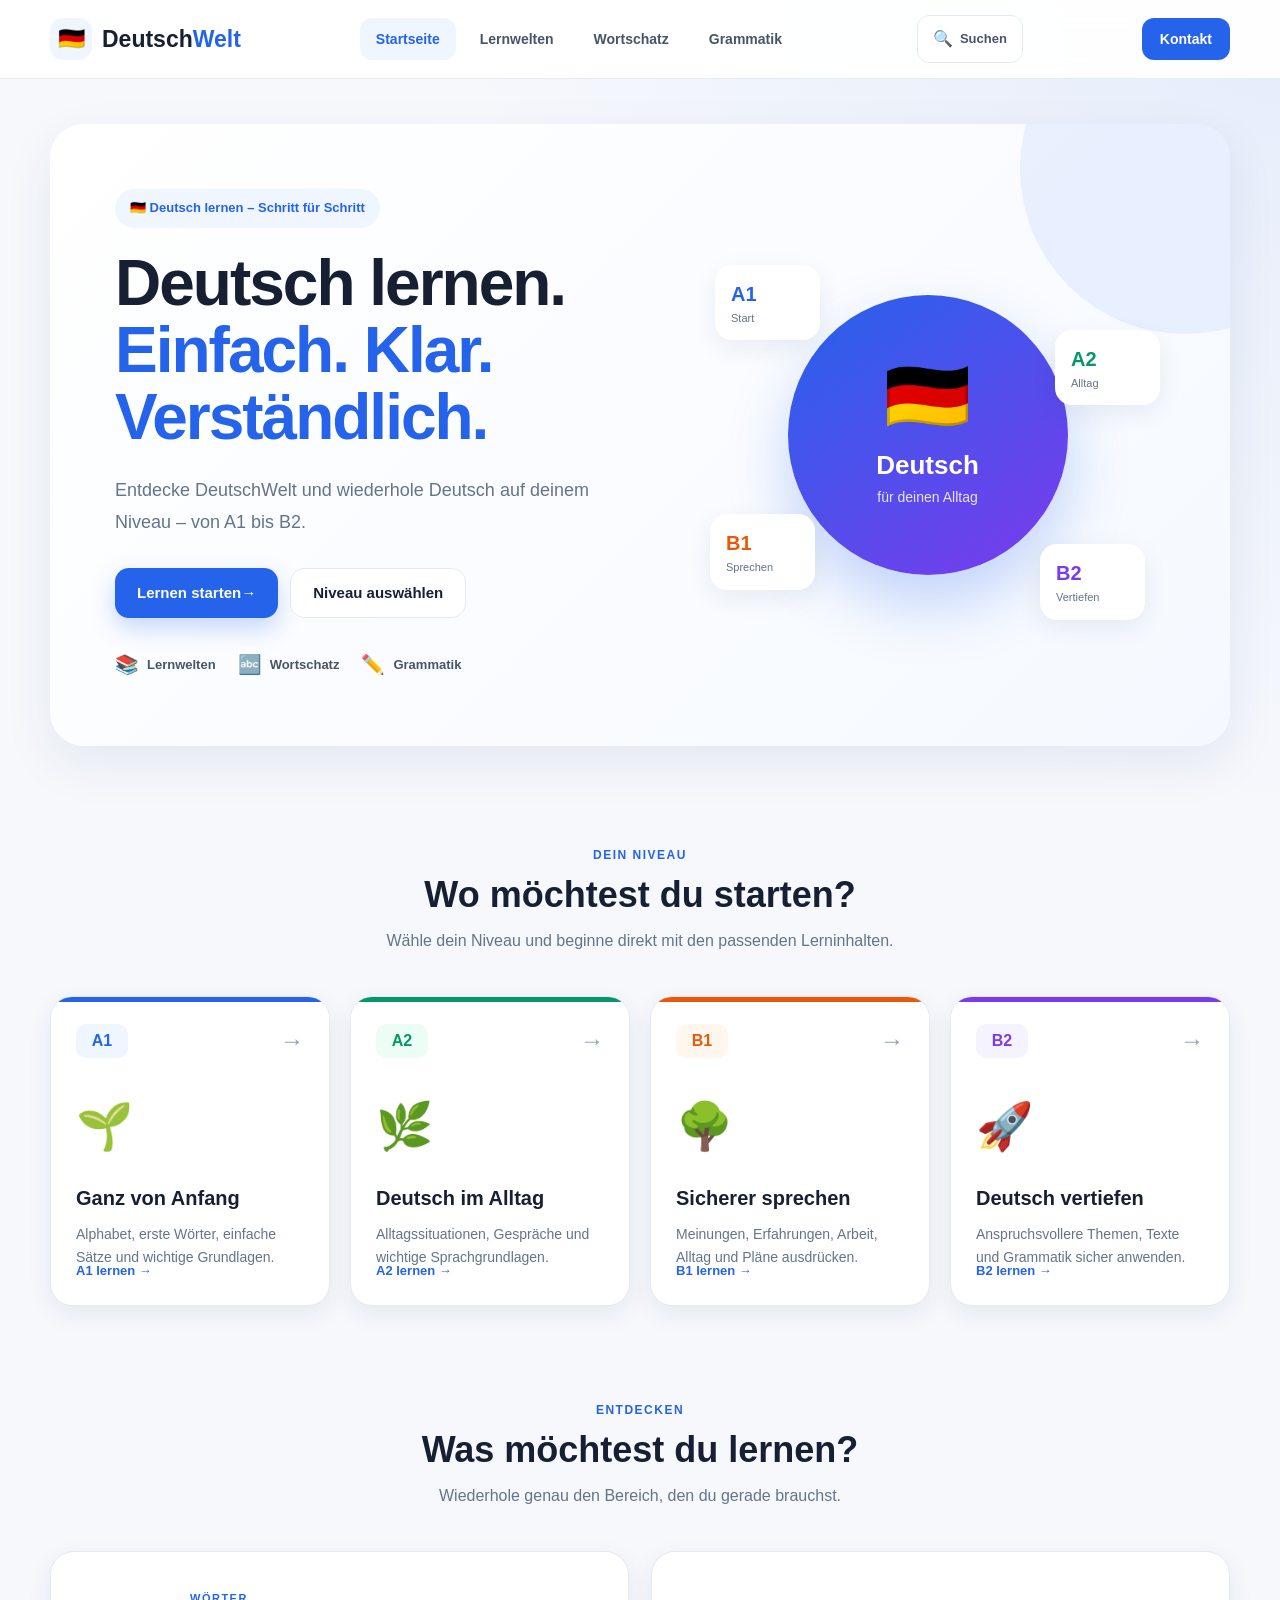
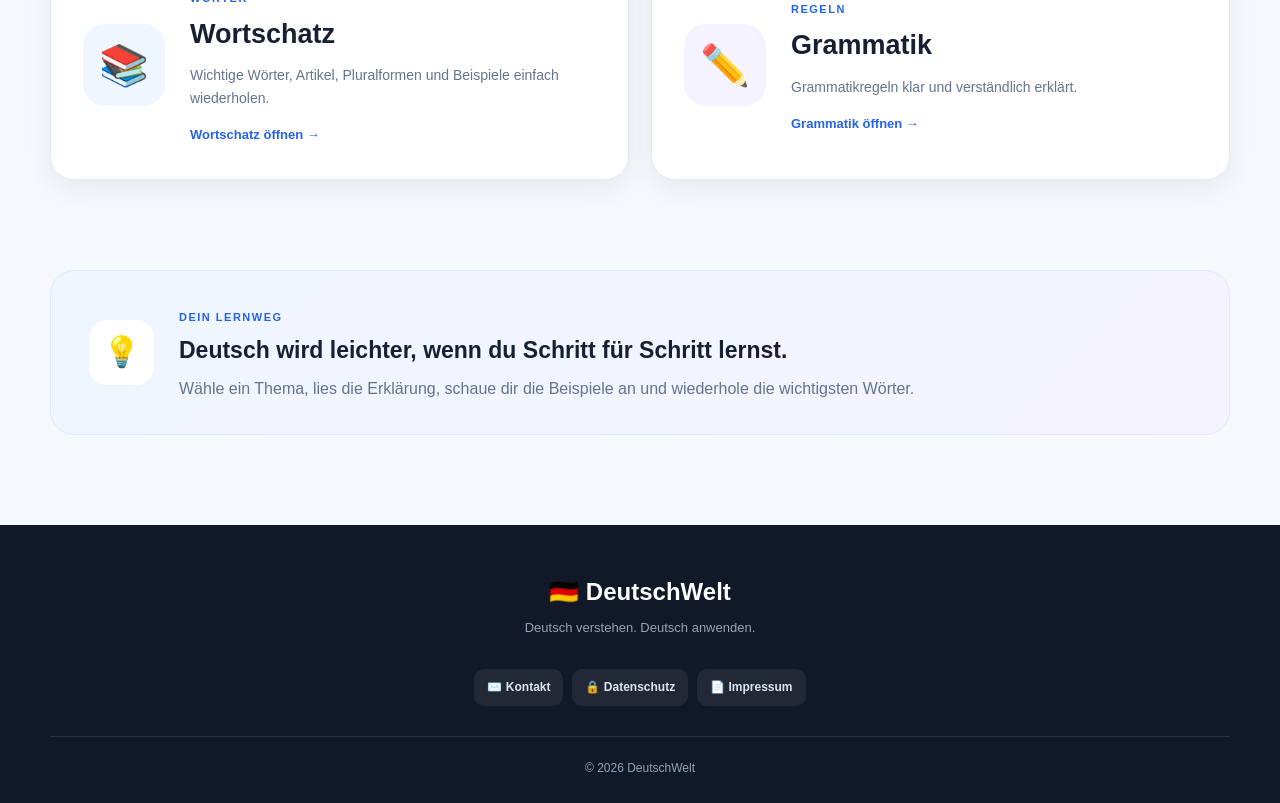
<file: index.html>
<!DOCTYPE html>
<html lang="de">

<head>
    <meta charset="UTF-8">
    <meta name="viewport" content="width=device-width, initial-scale=1.0">

    <title>Deutsch lernen A1–B2 | DEUTSCHWELT</title>

    <meta
        name="description"
        content="Deutsch lernen mit einfachen Erklärungen zu Wortschatz, Grammatik und wichtigen Alltagsthemen für A1 bis B2."
    >
    <meta name="google-site-verification" content="iVxFlEiavJwrGTJUP__mVUJMDwSc6y7QMQIwUGmjmJA" />
    <meta name="robots" content="index, follow">

    <link
        rel="canonical"
        href="https://swathi26-jella.github.io/Deutsch_Welt/index.html"
    >

    <link rel="stylesheet" href="style.css">
</head>

<body class="home-page">

<header class="site-header">
    <div class="header-inner">

        <a href="index.html" class="logo">
            <span class="logo-icon">🇩🇪</span>
            <span>Deutsch<span class="logo-accent">Welt</span></span>
        </a>

        <nav class="main-nav" aria-label="Hauptnavigation">
            <a href="index.html" class="active">Startseite</a>
            <a href="lernen.html?level=A1">Lernwelten</a>
            <a href="wortschatz.html">Wortschatz</a>
            <a href="grammatik.html">Grammatik</a>
        </nav>

        <a href="kontakt.html" class="header-contact">
            Kontakt
        </a>

    </div>
</header>


<main>

    <section class="hero-section">

        <div class="hero-content">

            <div class="hero-badge">
                🇩🇪 Deutsch lernen – Schritt für Schritt
            </div>

            <h1>
                Deutsch lernen.
                <span>Einfach. Klar. Verständlich.</span>
            </h1>

            <p class="hero-description">
                Entdecke DeutschWelt und wiederhole Deutsch auf
                deinem Niveau – von A1 bis B2.
            </p>

            <div class="hero-buttons">

                <a href="lernen.html?level=A1" class="btn btn-primary">
                    Lernen starten <span>→</span>
                </a>

                <a href="#levels" class="btn btn-light">
                    Niveau auswählen
                </a>

            </div>

            <div class="hero-highlights">

                <div>
                    <span>📚</span>
                    <strong>Lernwelten</strong>
                </div>

                <div>
                    <span>🔤</span>
                    <strong>Wortschatz</strong>
                </div>

                <div>
                    <span>✏️</span>
                    <strong>Grammatik</strong>
                </div>

            </div>

        </div>


        <div class="hero-visual">

            <div class="hero-main-circle">
                <div>🇩🇪</div>
                <strong>Deutsch</strong>
                <span>für deinen Alltag</span>
            </div>

            <div class="floating-level floating-a1">
                <strong>A1</strong>
                <span>Start</span>
            </div>

            <div class="floating-level floating-a2">
                <strong>A2</strong>
                <span>Alltag</span>
            </div>

            <div class="floating-level floating-b1">
                <strong>B1</strong>
                <span>Sprechen</span>
            </div>

            <div class="floating-level floating-b2">
                <strong>B2</strong>
                <span>Vertiefen</span>
            </div>

        </div>

    </section>


    <section class="levels-section page-container" id="levels">

        <div class="section-title">
            <span>DEIN NIVEAU</span>

            <h2>Wo möchtest du starten?</h2>

            <p>
                Wähle dein Niveau und beginne direkt mit den passenden Lerninhalten.
            </p>
        </div>


        <div class="level-grid">

            <a href="lernen.html?level=A1" class="level-card level-a1-card">

                <div class="level-card-top">
                    <span class="level-badge">A1</span>
                    <span class="level-arrow">→</span>
                </div>

                <div class="level-icon">🌱</div>

                <h3>Ganz von Anfang</h3>

                <p>
                    Alphabet, erste Wörter, einfache Sätze
                    und wichtige Grundlagen.
                </p>

                <span class="card-link">
                    A1 lernen →
                </span>

            </a>


            <a href="lernen.html?level=A2" class="level-card level-a2-card">

                <div class="level-card-top">
                    <span class="level-badge">A2</span>
                    <span class="level-arrow">→</span>
                </div>

                <div class="level-icon">🌿</div>

                <h3>Deutsch im Alltag</h3>

                <p>
                    Alltagssituationen, Gespräche und
                    wichtige Sprachgrundlagen.
                </p>

                <span class="card-link">
                    A2 lernen →
                </span>

            </a>


            <a href="lernen.html?level=B1" class="level-card level-b1-card">

                <div class="level-card-top">
                    <span class="level-badge">B1</span>
                    <span class="level-arrow">→</span>
                </div>

                <div class="level-icon">🌳</div>

                <h3>Sicherer sprechen</h3>

                <p>
                    Meinungen, Erfahrungen, Arbeit,
                    Alltag und Pläne ausdrücken.
                </p>

                <span class="card-link">
                    B1 lernen →
                </span>

            </a>


            <a href="lernen.html?level=B2" class="level-card level-b2-card">

                <div class="level-card-top">
                    <span class="level-badge">B2</span>
                    <span class="level-arrow">→</span>
                </div>

                <div class="level-icon">🚀</div>

                <h3>Deutsch vertiefen</h3>

                <p>
                    Anspruchsvollere Themen, Texte und
                    Grammatik sicher anwenden.
                </p>

                <span class="card-link">
                    B2 lernen →
                </span>

            </a>

        </div>

    </section>


    <section class="tools-section page-container">

        <div class="section-title">

            <span>ENTDECKEN</span>

            <h2>Was möchtest du lernen?</h2>

            <p>
                Wiederhole genau den Bereich, den du gerade brauchst.
            </p>

        </div>


        <div class="tools-grid">

            <a href="wortschatz.html" class="large-tool-card vocabulary-tool">

                <div class="large-tool-icon">📚</div>

                <div>

                    <span class="tool-label">WÖRTER</span>

                    <h3>Wortschatz</h3>

                    <p>
                        Wichtige Wörter, Artikel, Pluralformen
                        und Beispiele einfach wiederholen.
                    </p>

                    <strong>Wortschatz öffnen →</strong>

                </div>

            </a>


            <a href="grammatik.html" class="large-tool-card grammar-tool">

                <div class="large-tool-icon">✏️</div>

                <div>

                    <span class="tool-label">REGELN</span>

                    <h3>Grammatik</h3>

                    <p>
                        Grammatikregeln klar und verständlich
                        erklärt.
                    </p>

                    <strong>Grammatik öffnen →</strong>

                </div>

            </a>

        </div>

    </section>


    <section class="home-message page-container">

        <div class="message-icon">💡</div>

        <div>

            <span>DEIN LERNWEG</span>

            <h2>
                Deutsch wird leichter,
                wenn du Schritt für Schritt lernst.
            </h2>

            <p>
                Wähle ein Thema, lies die Erklärung,
                schaue dir die Beispiele an und wiederhole
                die wichtigsten Wörter.
            </p>

        </div>

    </section>

</main>


<footer class="site-footer">

    <div class="footer-inner">

        <div class="footer-brand">

            <a href="index.html" class="footer-logo">
                🇩🇪 DeutschWelt
            </a>

            <p>
                Deutsch verstehen. Deutsch anwenden.
            </p>

        </div>


        <div class="footer-navigation">

            <a href="kontakt.html">✉️ Kontakt</a>
            <a href="datenschutz.html">🔒 Datenschutz</a>
            <a href="impressum.html">📄 Impressum</a>

        </div>


        <div class="footer-bottom">
            © 2026 DeutschWelt
        </div>

    </div>

</footer>
<script src="script.js"></script>
</body>
</html>
</file>
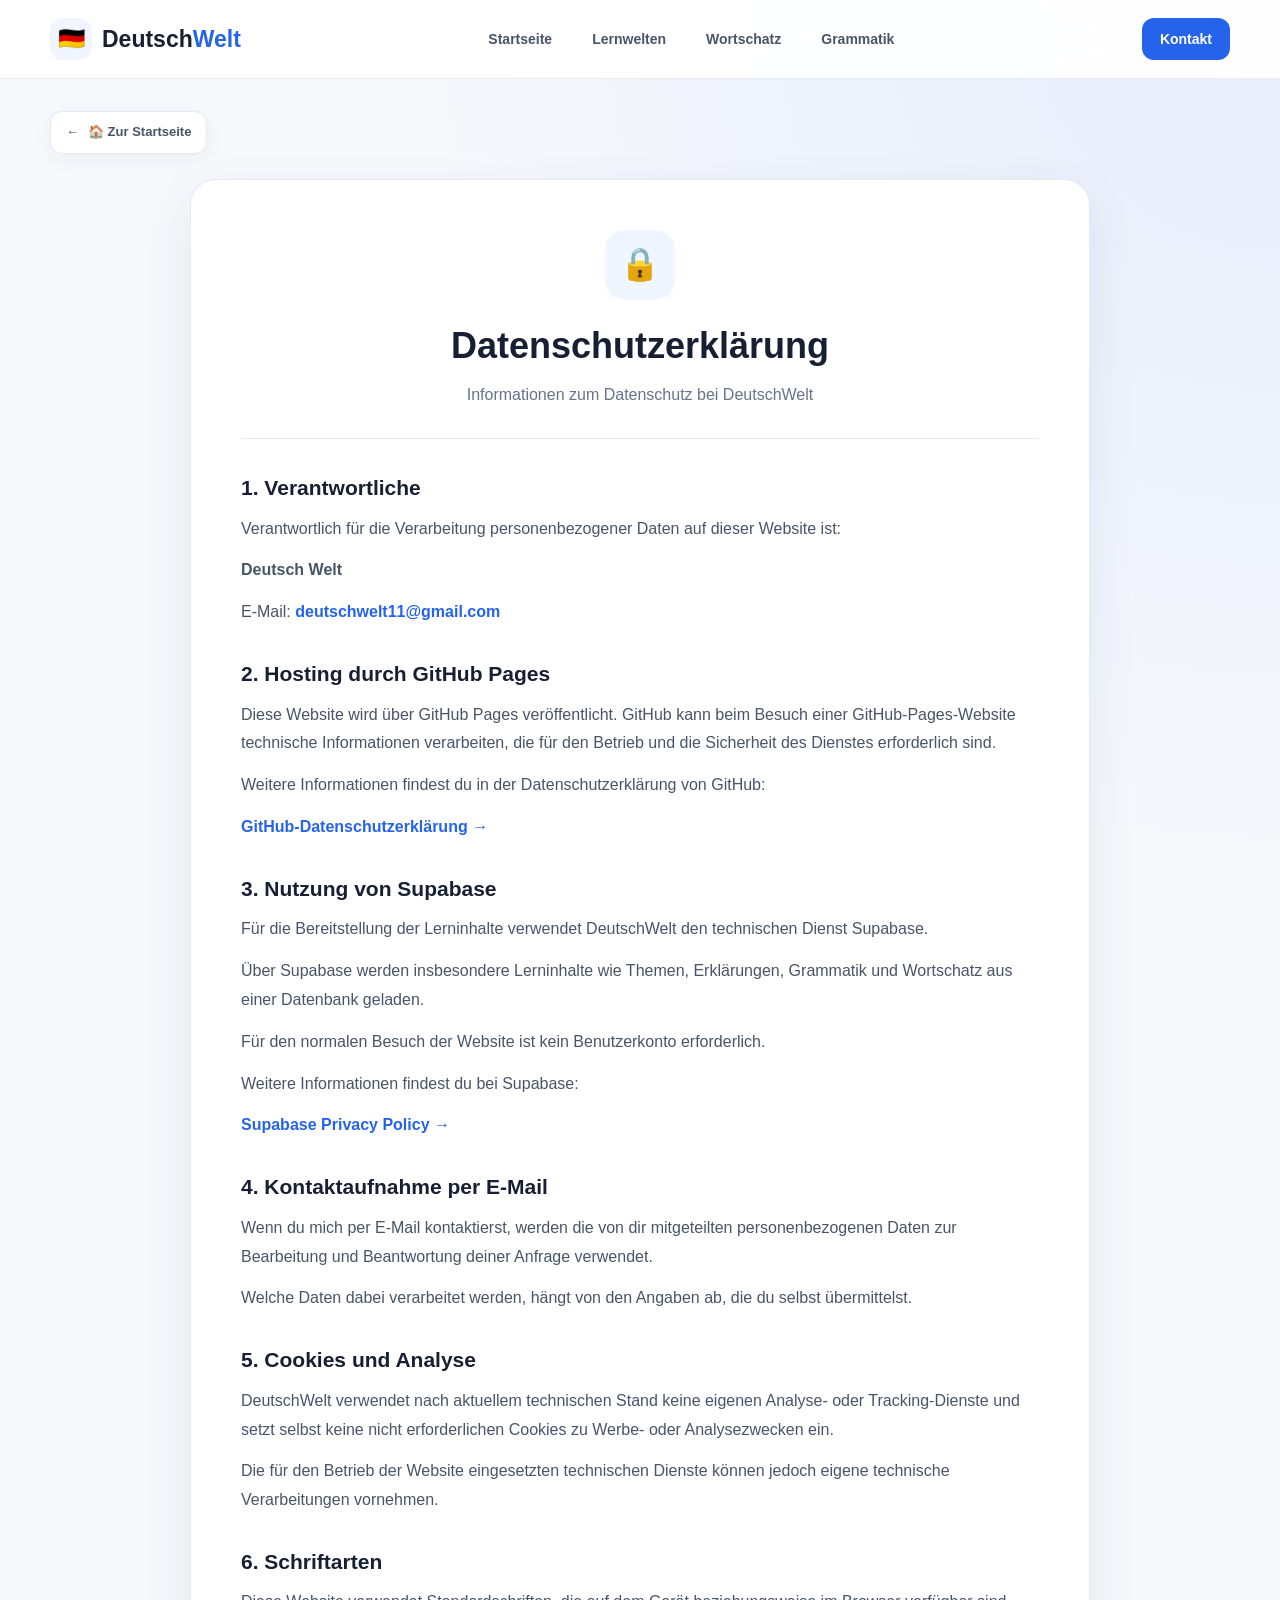
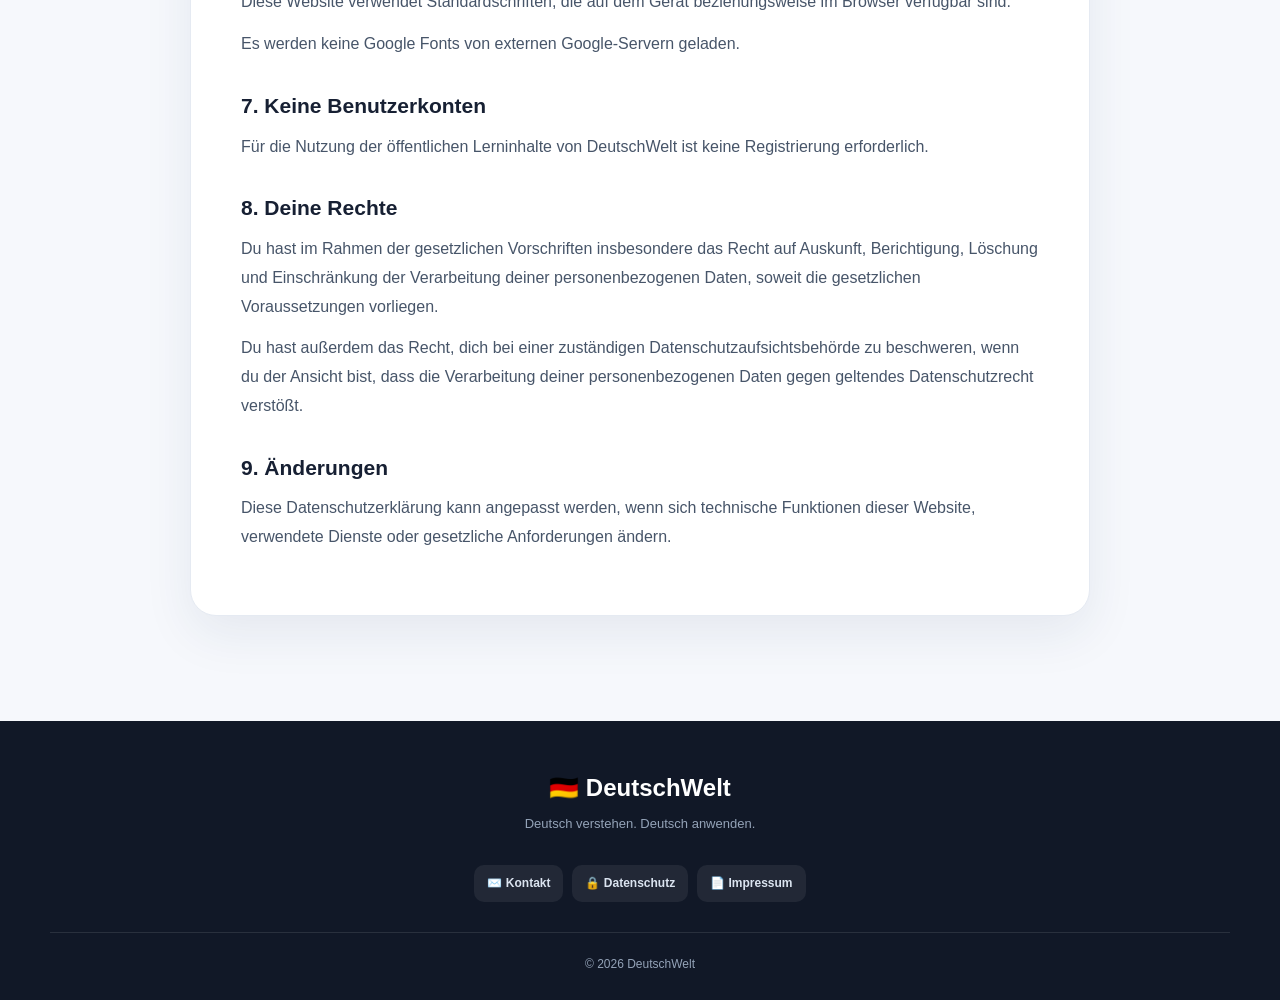
<file: datenschutz.html>
<!DOCTYPE html>
<html lang="de">

<head>

    <meta charset="UTF-8">

    <meta name="viewport"
          content="width=device-width, initial-scale=1.0">

    <meta name="description"
          content="Datenschutzerklärung von DeutschWelt.">

    <title>Datenschutz – DeutschWelt</title>

    <link rel="stylesheet" href="style.css">

</head>

<body>

<header class="site-header">

    <div class="header-inner">

        <a href="index.html" class="logo">
            <span class="logo-icon">🇩🇪</span>
            <span>Deutsch<span class="logo-accent">Welt</span></span>
        </a>

        <nav class="main-nav">

            <a href="index.html">
                Startseite
            </a>

            <a href="lernen.html?level=A1">
                Lernwelten
            </a>

            <a href="wortschatz.html">
                Wortschatz
            </a>

            <a href="grammatik.html">
                Grammatik
            </a>

        </nav>

        <a href="kontakt.html" class="header-contact">
            Kontakt
        </a>

    </div>

</header>


<main class="info-page">

    <div class="back-home-wrapper">

        <a href="index.html" class="back-home">
            <span>←</span>
            <span>🏠 Zur Startseite</span>
        </a>

    </div>


    <article class="info-card">

        <div class="info-card-header">

            <div class="info-icon">
                🔒
            </div>

            <h1>
                Datenschutzerklärung
            </h1>

            <p>
                Informationen zum Datenschutz bei DeutschWelt
            </p>

        </div>


        <div class="info-content">

            <h2>1. Verantwortliche</h2>

            <p>
                Verantwortlich für die Verarbeitung personenbezogener
                Daten auf dieser Website ist:
            </p>

            <p>
                <strong>Deutsch Welt</strong><br>

            </p>

            <p>
                E-Mail:
                <a href="mailto:deutschwelt11@gmail.com">
                    deutschwelt11@gmail.com
                </a>
            </p>


            <h2>2. Hosting durch GitHub Pages</h2>

            <p>
                Diese Website wird über GitHub Pages veröffentlicht.
                GitHub kann beim Besuch einer GitHub-Pages-Website
                technische Informationen verarbeiten, die für den
                Betrieb und die Sicherheit des Dienstes erforderlich sind.
            </p>

            <p>
                Weitere Informationen findest du in der
                Datenschutzerklärung von GitHub:
            </p>

            <p>
                <a
                    href="https://docs.github.com/en/site-policy/privacy-policies/github-general-privacy-statement"
                    target="_blank"
                    rel="noopener noreferrer">
                    GitHub-Datenschutzerklärung →
                </a>
            </p>


            <h2>3. Nutzung von Supabase</h2>

            <p>
                Für die Bereitstellung der Lerninhalte verwendet
                DeutschWelt den technischen Dienst Supabase.
            </p>

            <p>
                Über Supabase werden insbesondere Lerninhalte wie
                Themen, Erklärungen, Grammatik und Wortschatz aus
                einer Datenbank geladen.
            </p>

            <p>
                Für den normalen Besuch der Website ist kein
                Benutzerkonto erforderlich.
            </p>

            <p>
                Weitere Informationen findest du bei Supabase:
            </p>

            <p>
                <a
                    href="https://supabase.com/privacy"
                    target="_blank"
                    rel="noopener noreferrer">
                    Supabase Privacy Policy →
                </a>
            </p>


            <h2>4. Kontaktaufnahme per E-Mail</h2>

            <p>
                Wenn du mich per E-Mail kontaktierst, werden die von
                dir mitgeteilten personenbezogenen Daten zur Bearbeitung
                und Beantwortung deiner Anfrage verwendet.
            </p>

            <p>
                Welche Daten dabei verarbeitet werden, hängt von den
                Angaben ab, die du selbst übermittelst.
            </p>


            <h2>5. Cookies und Analyse</h2>

            <p>
                DeutschWelt verwendet nach aktuellem technischen Stand
                keine eigenen Analyse- oder Tracking-Dienste und setzt
                selbst keine nicht erforderlichen Cookies zu Werbe- oder
                Analysezwecken ein.
            </p>

            <p>
                Die für den Betrieb der Website eingesetzten technischen
                Dienste können jedoch eigene technische Verarbeitungen
                vornehmen.
            </p>


            <h2>6. Schriftarten</h2>

            <p>
                Diese Website verwendet Standardschriften, die auf dem
                Gerät beziehungsweise im Browser verfügbar sind.
            </p>

            <p>
                Es werden keine Google Fonts von externen Google-Servern
                geladen.
            </p>


            <h2>7. Keine Benutzerkonten</h2>

            <p>
                Für die Nutzung der öffentlichen Lerninhalte von
                DeutschWelt ist keine Registrierung erforderlich.
            </p>


            <h2>8. Deine Rechte</h2>

            <p>
                Du hast im Rahmen der gesetzlichen Vorschriften
                insbesondere das Recht auf Auskunft, Berichtigung,
                Löschung und Einschränkung der Verarbeitung deiner
                personenbezogenen Daten, soweit die gesetzlichen
                Voraussetzungen vorliegen.
            </p>

            <p>
                Du hast außerdem das Recht, dich bei einer zuständigen
                Datenschutzaufsichtsbehörde zu beschweren, wenn du
                der Ansicht bist, dass die Verarbeitung deiner
                personenbezogenen Daten gegen geltendes Datenschutzrecht
                verstößt.
            </p>


            <h2>9. Änderungen</h2>

            <p>
                Diese Datenschutzerklärung kann angepasst werden,
                wenn sich technische Funktionen dieser Website,
                verwendete Dienste oder gesetzliche Anforderungen ändern.
            </p>

        </div>

    </article>

</main>


<footer class="site-footer">

    <div class="footer-inner">

        <div class="footer-brand">

            <a href="index.html" class="footer-logo">
                🇩🇪 DeutschWelt
            </a>

            <p>
                Deutsch verstehen. Deutsch anwenden.
            </p>

        </div>


        <div class="footer-navigation">

           
            <a href="kontakt.html">✉️ Kontakt</a>
            <a href="datenschutz.html">🔒 Datenschutz</a>
            <a href="impressum.html">📄 Impressum</a>

        </div>


        <div class="footer-bottom">
            © 2026 DeutschWelt
        </div>

    </div>

</footer>

</body>
</html>
</file>
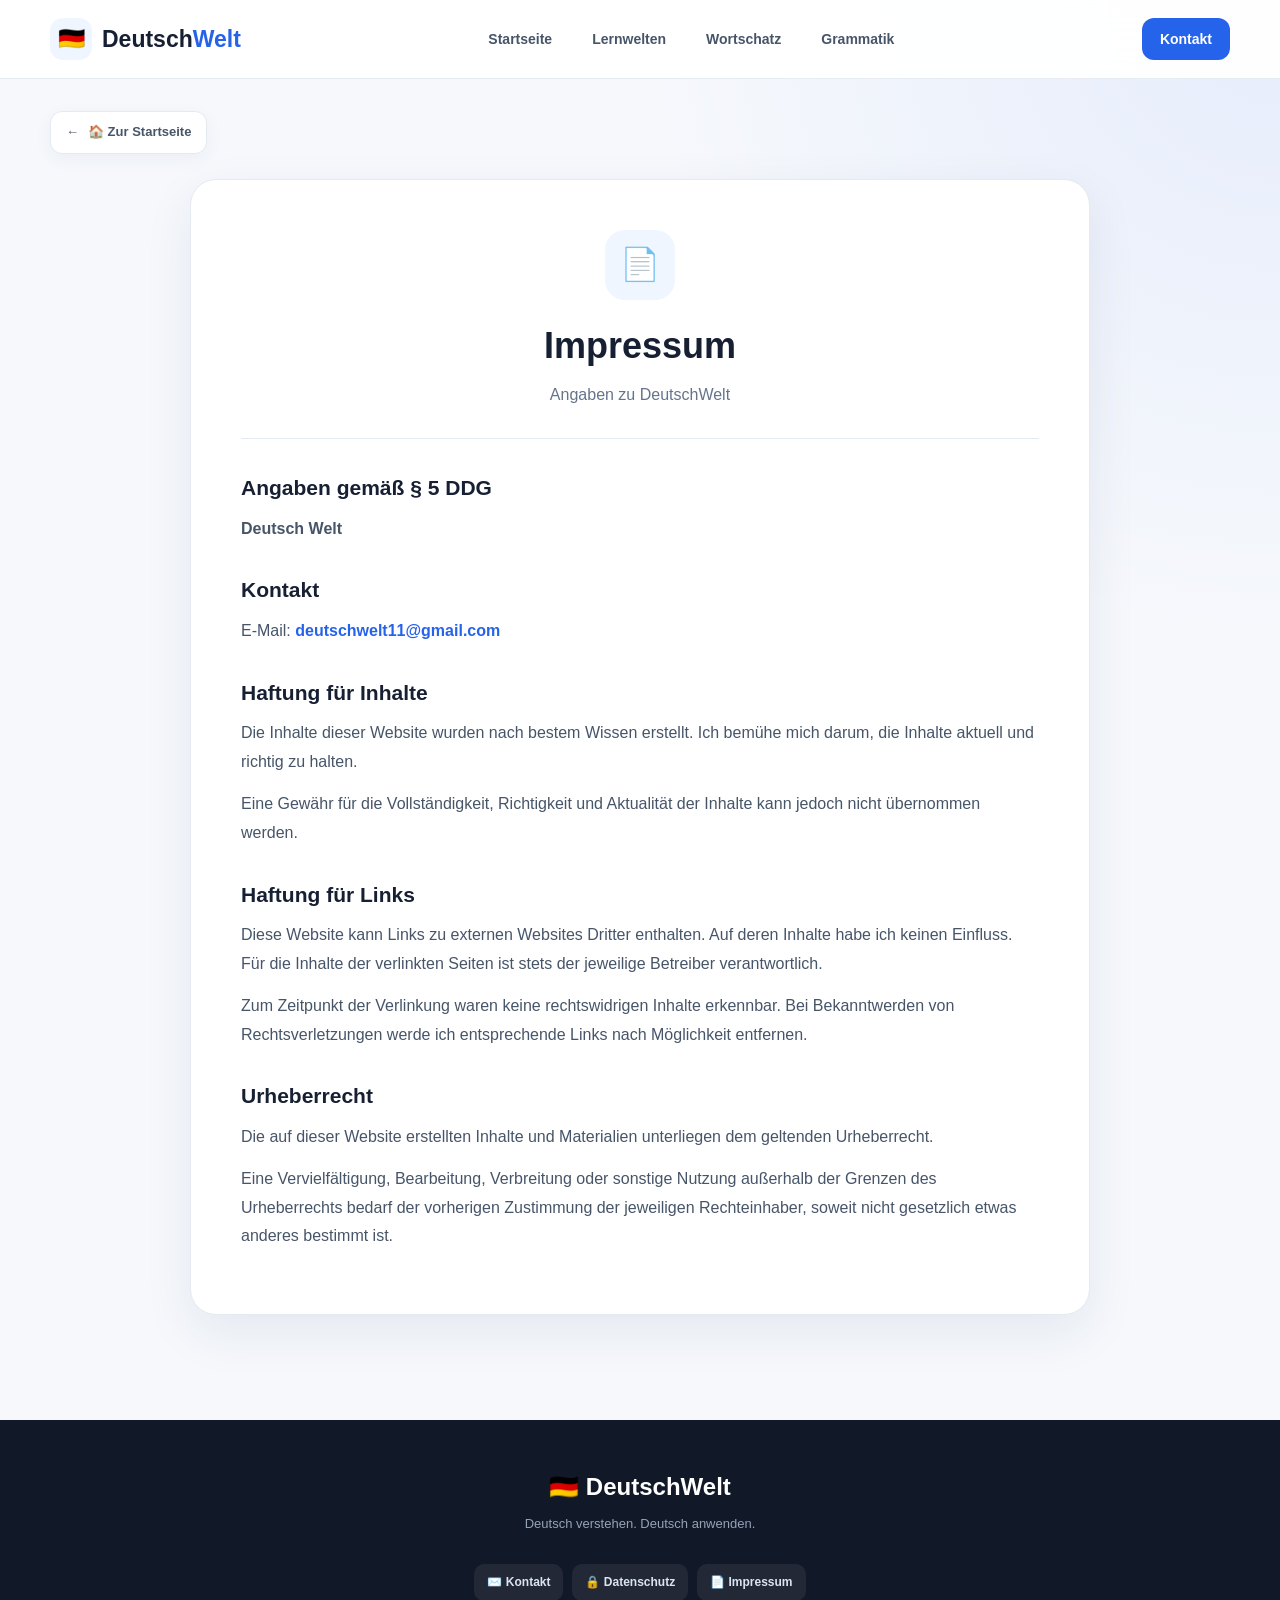
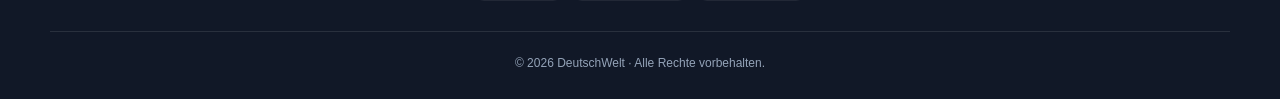
<file: impressum.html>
<!DOCTYPE html>
<html lang="de">

<head>

    <meta charset="UTF-8">

    <meta name="viewport"
          content="width=device-width, initial-scale=1.0">

    <meta name="description"
          content="Impressum von DeutschWelt.">

    <title>Impressum – DeutschWelt</title>

    <link rel="stylesheet" href="style.css">

</head>

<body>

<header class="site-header">

    <div class="header-inner">

        <a href="index.html" class="logo">
            <span class="logo-icon">🇩🇪</span>
            <span>Deutsch<span class="logo-accent">Welt</span></span>
        </a>

        <nav class="main-nav">

            <a href="index.html">
                Startseite
            </a>

            <a href="lernen.html?level=A1">
                Lernwelten
            </a>

            <a href="wortschatz.html">
                Wortschatz
            </a>

            <a href="grammatik.html">
                Grammatik
            </a>

        </nav>

        <a href="kontakt.html" class="header-contact">
            Kontakt
        </a>

    </div>

</header>


<main class="info-page">

    <div class="back-home-wrapper">

        <a href="index.html" class="back-home">
            <span>←</span>
            <span>🏠 Zur Startseite</span>
        </a>

    </div>


    <article class="info-card">

        <div class="info-card-header">

            <div class="info-icon">
                📄
            </div>

            <h1>
                Impressum
            </h1>

            <p>
                Angaben zu DeutschWelt
            </p>

        </div>


        <div class="info-content">

            <h2>
                Angaben gemäß § 5 DDG
            </h2>

            <p>
                <strong>Deutsch Welt</strong><br>
            </p>


            <h2>
                Kontakt
            </h2>

            <p>
                E-Mail:
                <a href="mailto:deutschwelt11@gmail.com">
                    deutschwelt11@gmail.com
                </a>
            </p>


            <h2>
                Haftung für Inhalte
            </h2>

            <p>
                Die Inhalte dieser Website wurden nach bestem Wissen
                erstellt. Ich bemühe mich darum, die Inhalte aktuell
                und richtig zu halten.
            </p>

            <p>
                Eine Gewähr für die Vollständigkeit, Richtigkeit und
                Aktualität der Inhalte kann jedoch nicht übernommen werden.
            </p>


            <h2>
                Haftung für Links
            </h2>

            <p>
                Diese Website kann Links zu externen Websites Dritter
                enthalten. Auf deren Inhalte habe ich keinen Einfluss.
                Für die Inhalte der verlinkten Seiten ist stets der
                jeweilige Betreiber verantwortlich.
            </p>

            <p>
                Zum Zeitpunkt der Verlinkung waren keine rechtswidrigen
                Inhalte erkennbar. Bei Bekanntwerden von
                Rechtsverletzungen werde ich entsprechende Links
                nach Möglichkeit entfernen.
            </p>


            <h2>
                Urheberrecht
            </h2>

            <p>
                Die auf dieser Website erstellten Inhalte und Materialien
                unterliegen dem geltenden Urheberrecht.
            </p>

            <p>
                Eine Vervielfältigung, Bearbeitung, Verbreitung oder
                sonstige Nutzung außerhalb der Grenzen des Urheberrechts
                bedarf der vorherigen Zustimmung der jeweiligen
                Rechteinhaber, soweit nicht gesetzlich etwas anderes
                bestimmt ist.
            </p>

        </div>

    </article>

</main>


<footer class="site-footer">

    <div class="footer-inner">

        <div class="footer-brand">

            <a href="index.html" class="footer-logo">
                🇩🇪 DeutschWelt
            </a>

            <p>
                Deutsch verstehen. Deutsch anwenden.
            </p>

        </div>


        <div class="footer-navigation">


            <a href="kontakt.html">✉️ Kontakt</a>
            <a href="datenschutz.html">🔒 Datenschutz</a>
            <a href="impressum.html">📄 Impressum</a>

        </div>


        <div class="footer-bottom">
            © 2026 DeutschWelt · Alle Rechte vorbehalten.
        </div>

    </div>

</footer>

</body>
</html>
</file>
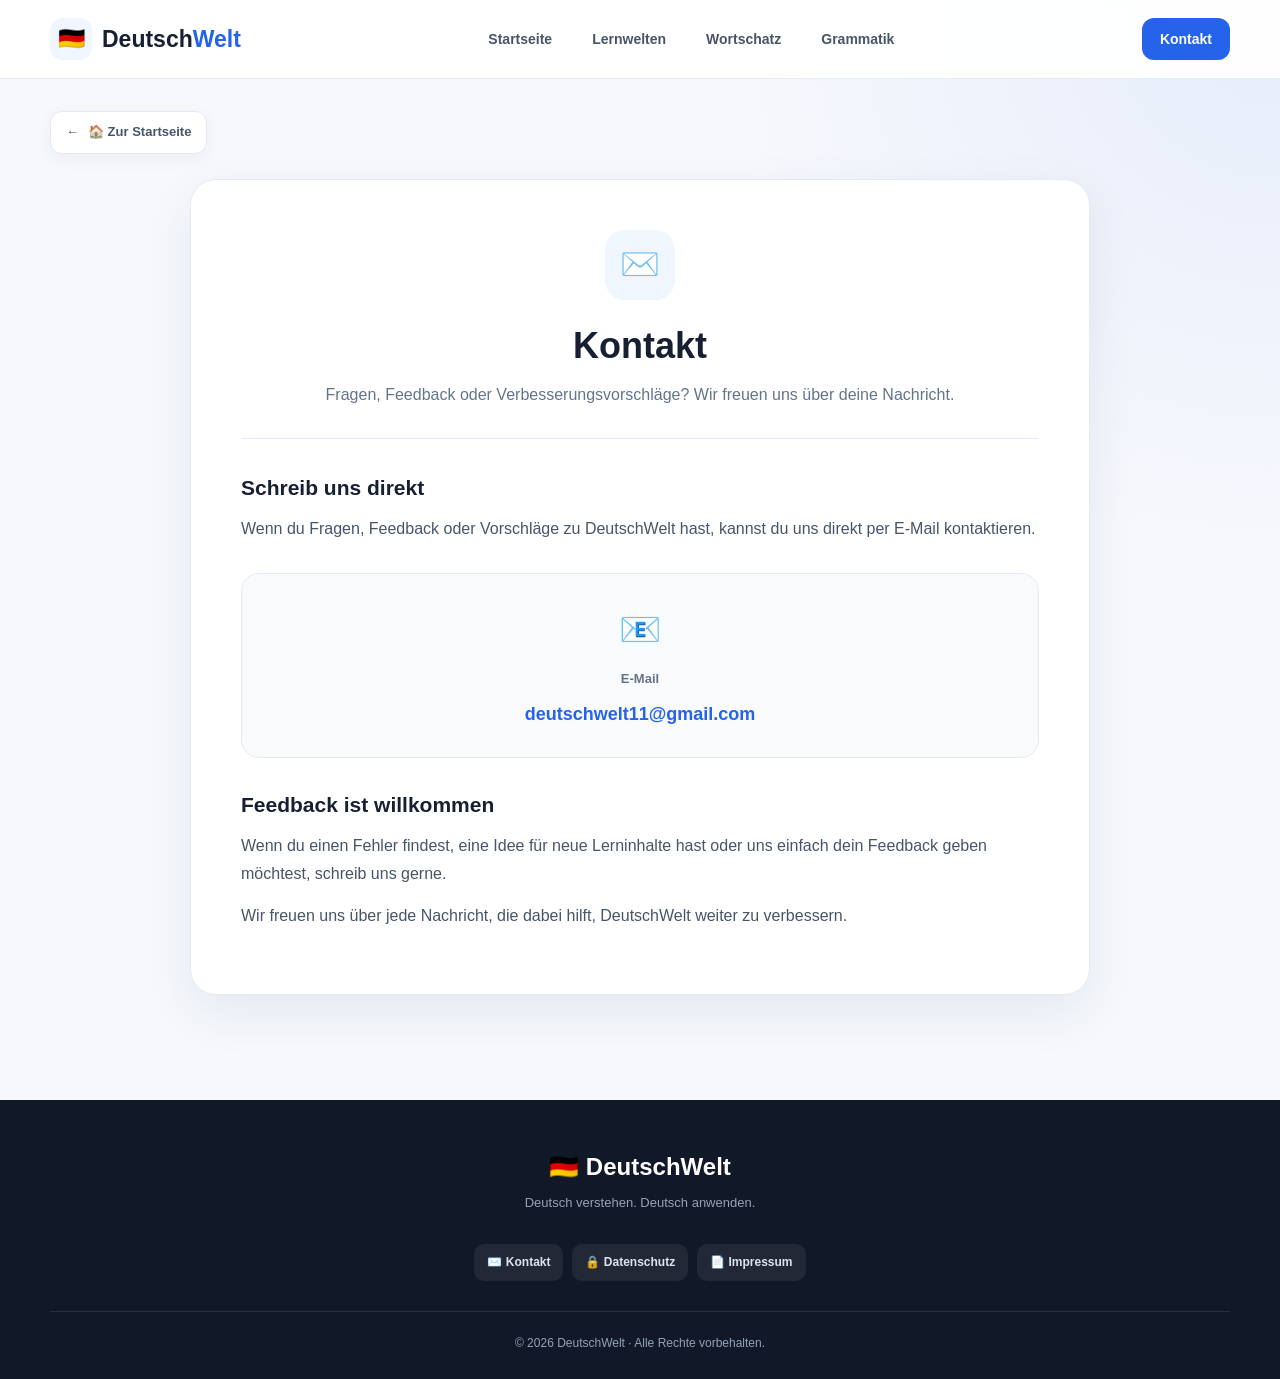
<file: kontakt.html>
<!DOCTYPE html>
<html lang="de">

<head>

    <meta charset="UTF-8">

    <meta name="viewport"
          content="width=device-width, initial-scale=1.0">

    <meta name="description"
          content="Kontakt zu DeutschWelt. Fragen, Feedback und Verbesserungsvorschläge.">

    <title>Kontakt – DeutschWelt</title>

    <link rel="stylesheet" href="style.css">

</head>

<body>

<header class="site-header">

    <div class="header-inner">

        <a href="index.html" class="logo">
            <span class="logo-icon">🇩🇪</span>
            <span>Deutsch<span class="logo-accent">Welt</span></span>
        </a>

        <nav class="main-nav" aria-label="Hauptnavigation">

            <a href="index.html">
                Startseite
            </a>

            <a href="lernen.html?level=A1">
                Lernwelten
            </a>

            <a href="wortschatz.html">
                Wortschatz
            </a>

            <a href="grammatik.html">
                Grammatik
            </a>

        </nav>

        <a href="kontakt.html" class="header-contact">
            Kontakt
        </a>

    </div>

</header>


<main class="info-page">

    <!-- Zur Startseite -->

    <div class="back-home-wrapper">

        <a href="index.html" class="back-home">

            <span>←</span>

            <span>🏠 Zur Startseite</span>

        </a>

    </div>


    <!-- Kontaktkarte -->

    <article class="info-card">

        <div class="info-card-header">

            <div class="info-icon">
                ✉️
            </div>

            <h1>
                Kontakt
            </h1>

            <p>
                Fragen, Feedback oder Verbesserungsvorschläge?
                Wir freuen uns über deine Nachricht.
            </p>

        </div>


        <div class="info-content">

            <h2>
                Schreib uns direkt
            </h2>

            <p>
                Wenn du Fragen, Feedback oder Vorschläge
                zu DeutschWelt hast, kannst du uns direkt
                per E-Mail kontaktieren.
            </p>


            <!-- E-Mail-Adresse -->

            <div style="
                margin: 30px 0;
                padding: 28px;
                border-radius: 18px;
                background: #f8fafc;
                border: 1px solid #e5eaf2;
                text-align: center;
            ">

                <div style="
                    font-size: 34px;
                    margin-bottom: 10px;
                ">
                    📧
                </div>

                <p style="
                    margin-bottom: 10px;
                    color: #64748b;
                    font-size: 13px;
                    font-weight: 700;
                ">
                    E-Mail
                </p>

                <a
                    href="mailto:jellaswathi26@gmail.com"
                    style="
                        font-size: 18px;
                        font-weight: 800;
                    ">

                    deutschwelt11@gmail.com

                </a>

            </div>


            <h2>
                Feedback ist willkommen
            </h2>

            <p>
                Wenn du einen Fehler findest, eine Idee für
                neue Lerninhalte hast oder uns einfach dein
                Feedback geben möchtest, schreib uns gerne.
            </p>

            <p>
                Wir freuen uns über jede Nachricht, die dabei
                hilft, DeutschWelt weiter zu verbessern.
            </p>

        </div>

    </article>

</main>


<footer class="site-footer">

    <div class="footer-inner">

        <div class="footer-brand">

            <a href="index.html" class="footer-logo">
                🇩🇪 DeutschWelt
            </a>

            <p>
                Deutsch verstehen. Deutsch anwenden.
            </p>

        </div>


        <div class="footer-navigation">

        

            <a href="kontakt.html">
                ✉️ Kontakt
            </a>

            <a href="datenschutz.html">
                🔒 Datenschutz
            </a>

            <a href="impressum.html">
                📄 Impressum
            </a>

        </div>


        <div class="footer-bottom">

            © 2026 DeutschWelt · Alle Rechte vorbehalten.

        </div>

    </div>

</footer>

</body>

</html>
</file>
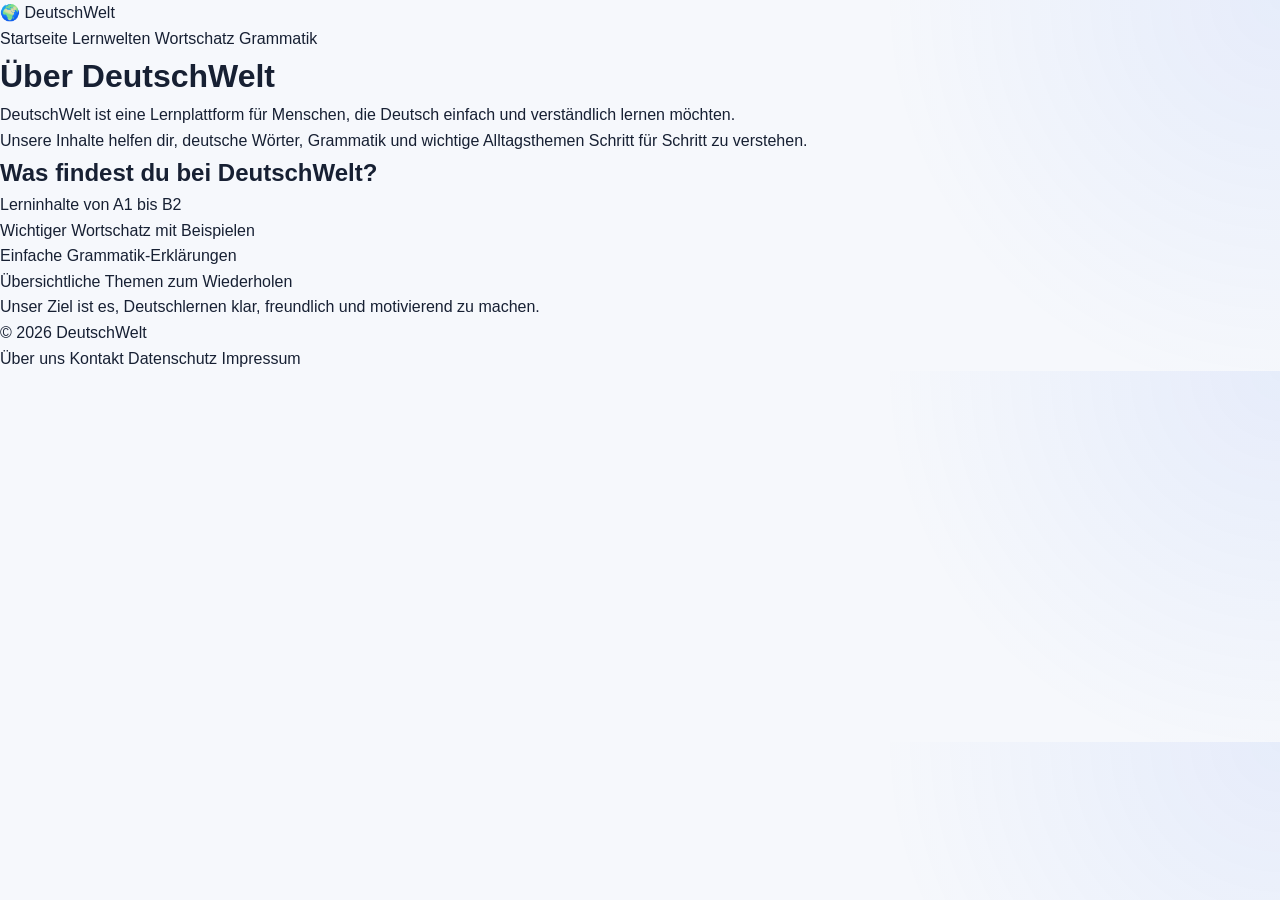
<file: ueber-deutschwelt.html>
<!DOCTYPE html>
<html lang="de">

<head>
    <meta charset="UTF-8">
    <meta name="viewport" content="width=device-width, initial-scale=1.0">

    <title>Über DeutschWelt</title>

    <meta name="description"
        content="Über DeutschWelt: Eine einfache Lernplattform für Deutschlerner von A1 bis B2.">

    <link rel="stylesheet" href="style.css">
</head>

<body>

    <header class="simple-header">
        <div class="simple-header-inner">

            <a href="index.html" class="simple-logo">
                <span>🌍</span>
                Deutsch<span>Welt</span>
            </a>

            <nav class="simple-nav">
                <a href="index.html">Startseite</a>
                <a href="lernen.html?level=A1">Lernwelten</a>
                <a href="wortschatz.html">Wortschatz</a>
                <a href="grammatik.html">Grammatik</a>
            </nav>

        </div>
    </header>


    <main class="legal-page">

        <h1>Über DeutschWelt</h1>

        <p>
            DeutschWelt ist eine Lernplattform für Menschen,
            die Deutsch einfach und verständlich lernen möchten.
        </p>

        <p>
            Unsere Inhalte helfen dir, deutsche Wörter,
            Grammatik und wichtige Alltagsthemen Schritt für Schritt
            zu verstehen.
        </p>

        <h2>Was findest du bei DeutschWelt?</h2>

        <ul>
            <li>Lerninhalte von A1 bis B2</li>
            <li>Wichtiger Wortschatz mit Beispielen</li>
            <li>Einfache Grammatik-Erklärungen</li>
            <li>Übersichtliche Themen zum Wiederholen</li>
        </ul>

        <p>
            Unser Ziel ist es, Deutschlernen klar, freundlich
            und motivierend zu machen.
        </p>

    </main>


    <footer class="simple-footer">
        <div class="simple-footer-inner">
            <span>© 2026 DeutschWelt</span>

            <div>
                <a href="ueber-deutschwelt.html">Über uns</a>
                <a href="kontakt.html">Kontakt</a>
                <a href="datenschutz.html">Datenschutz</a>
                <a href="impressum.html">Impressum</a>
            </div>
        </div>
    </footer>

</body>

</html>
</file>
<file: style.css>
/* =========================================================
   DEUTSCHWELT – FINAL DESIGN
   ========================================================= */

:root {
    --blue: #2563eb;
    --blue-dark: #1d4ed8;
    --blue-light: #eff6ff;

    --purple: #7c3aed;
    --green: #059669;
    --orange: #ea580c;
    --pink: #db2777;

    --text: #172033;
    --muted: #64748b;
    --light-text: #94a3b8;

    --background: #f6f8fc;
    --white: #ffffff;
    --border: #e5eaf2;

    --shadow: 0 18px 50px rgba(30, 50, 90, 0.08);
    --shadow-small: 0 8px 25px rgba(30, 50, 90, 0.08);

    --radius: 22px;
    --radius-small: 14px;

    --max-width: 1180px;
}


/* =========================================================
   RESET
   ========================================================= */

* {
    box-sizing: border-box;
    margin: 0;
    padding: 0;
}

html {
    scroll-behavior: smooth;
}

body {
    font-family:
        Inter,
        "Segoe UI",
        Arial,
        Helvetica,
        sans-serif;

    color: var(--text);
    background:
        radial-gradient(
            circle at top right,
            rgba(37, 99, 235, 0.08),
            transparent 30%
        ),
        var(--background);

    line-height: 1.6;
}

a {
    color: inherit;
    text-decoration: none;
}

button,
input,
textarea {
    font: inherit;
}

button {
    cursor: pointer;
}

img {
    max-width: 100%;
    display: block;
}


/* =========================================================
   COMMON CONTAINER
   ========================================================= */

.page-container {
    width: min(
        calc(100% - 40px),
        var(--max-width)
    );

    margin-left: auto;
    margin-right: auto;
}


/* =========================================================
   HEADER
   ========================================================= */

.site-header {
    position: sticky;
    top: 0;
    z-index: 1000;

    background: rgba(255,255,255,0.94);
    backdrop-filter: blur(16px);

    border-bottom: 1px solid rgba(229,234,242,0.9);
}

.header-inner {
    width: min(
        calc(100% - 40px),
        var(--max-width)
    );

    min-height: 78px;

    margin: auto;

    display: flex;
    align-items: center;
    justify-content: space-between;

    gap: 30px;
}

.logo {
    display: inline-flex;
    align-items: center;
    gap: 10px;

    font-size: 23px;
    font-weight: 800;

    white-space: nowrap;
}

.logo-icon {
    width: 42px;
    height: 42px;

    display: grid;
    place-items: center;

    border-radius: 13px;

    background: var(--blue-light);

    font-size: 22px;
}

.logo-accent {
    color: var(--blue);
}

.main-nav {
    display: flex;
    align-items: center;
    justify-content: center;

    gap: 8px;
}

.main-nav a {
    padding: 10px 16px;

    border-radius: 12px;

    color: #475569;

    font-size: 14px;
    font-weight: 700;

    transition:
        background .2s ease,
        color .2s ease,
        transform .2s ease;
}

.main-nav a:hover {
    color: var(--blue);
    background: var(--blue-light);
    transform: translateY(-1px);
}

.main-nav a.active {
    color: var(--blue);
    background: var(--blue-light);
}

.header-contact {
    padding: 10px 18px;

    border-radius: 12px;

    color: white;
    background: var(--blue);

    font-size: 14px;
    font-weight: 700;

    transition: .2s ease;
}

.header-contact:hover {
    background: var(--blue-dark);
    transform: translateY(-2px);
}


/* =========================================================
   HERO
   ========================================================= */

.hero-section {
    width: min(
        calc(100% - 40px),
        var(--max-width)
    );

    min-height: 620px;

    margin: 45px auto 0;

    padding: 65px;

    display: grid;
    grid-template-columns: 1.05fr .95fr;

    align-items: center;

    gap: 50px;

    border-radius: 34px;

    background:
        linear-gradient(
            135deg,
            #ffffff 0%,
            #f5f9ff 100%
        );

    box-shadow: var(--shadow);

    overflow: hidden;

    position: relative;
}

.hero-section::before {
    content: "";

    position: absolute;

    width: 330px;
    height: 330px;

    right: -120px;
    top: -120px;

    border-radius: 50%;

    background: rgba(37,99,235,.08);
}

.hero-content {
    position: relative;
    z-index: 2;
}

.hero-badge {
    display: inline-flex;
    align-items: center;

    padding: 9px 15px;

    border-radius: 30px;

    background: var(--blue-light);
    color: var(--blue);

    font-size: 13px;
    font-weight: 800;

    margin-bottom: 22px;
}

.hero-content h1 {
    max-width: 650px;

    font-size: clamp(42px, 5vw, 68px);
    line-height: 1.05;

    letter-spacing: -2px;

    margin-bottom: 24px;
}

.hero-content h1 span {
    display: block;
    color: var(--blue);
}

.hero-description {
    max-width: 590px;

    color: var(--muted);

    font-size: 18px;
    line-height: 1.75;

    margin-bottom: 30px;
}

.hero-buttons {
    display: flex;
    flex-wrap: wrap;
    gap: 12px;
}

.btn {
    display: inline-flex;
    align-items: center;
    justify-content: center;

    min-height: 50px;

    padding: 0 22px;

    border-radius: 14px;

    font-size: 15px;
    font-weight: 800;

    transition: .2s ease;
}

.btn-primary {
    color: white;
    background: var(--blue);

    box-shadow: 0 10px 25px rgba(37,99,235,.25);
}

.btn-primary:hover {
    background: var(--blue-dark);
    transform: translateY(-2px);
}

.btn-light {
    background: white;
    border: 1px solid var(--border);
    color: var(--text);
}

.btn-light:hover {
    border-color: var(--blue);
    color: var(--blue);
    transform: translateY(-2px);
}

.hero-highlights {
    display: flex;
    flex-wrap: wrap;
    gap: 22px;

    margin-top: 32px;
}

.hero-highlights div {
    display: flex;
    align-items: center;
    gap: 8px;

    color: #475569;

    font-size: 13px;
}

.hero-highlights span {
    font-size: 19px;
}


/* =========================================================
   HERO VISUAL
   ========================================================= */

.hero-visual {
    min-height: 420px;

    position: relative;

    display: grid;
    place-items: center;
}

.hero-main-circle {
    width: 280px;
    height: 280px;

    border-radius: 50%;

    display: flex;
    flex-direction: column;
    align-items: center;
    justify-content: center;

    background:
        linear-gradient(
            145deg,
            #2563eb,
            #7c3aed
        );

    color: white;

    box-shadow:
        0 30px 60px rgba(37,99,235,.25);

    position: relative;
    z-index: 2;
}

.hero-main-circle div {
    font-size: 70px;
    line-height: 1;

    margin-bottom: 14px;
}

.hero-main-circle strong {
    font-size: 26px;
}

.hero-main-circle span {
    opacity: .85;
    font-size: 14px;
}

.floating-level {
    position: absolute;

    min-width: 105px;

    padding: 13px 16px;

    display: flex;
    flex-direction: column;

    border-radius: 17px;

    background: white;

    box-shadow: var(--shadow-small);

    z-index: 3;
}

.floating-level strong {
    font-size: 20px;
}

.floating-level span {
    font-size: 11px;
    color: var(--muted);
}

.floating-a1 {
    top: 40px;
    left: 25px;
}

.floating-a1 strong {
    color: var(--blue);
}

.floating-a2 {
    right: 5px;
    top: 105px;
}

.floating-a2 strong {
    color: var(--green);
}

.floating-b1 {
    bottom: 55px;
    left: 20px;
}

.floating-b1 strong {
    color: var(--orange);
}

.floating-b2 {
    right: 20px;
    bottom: 25px;
}

.floating-b2 strong {
    color: var(--purple);
}


/* =========================================================
   SECTION TITLES
   ========================================================= */

.section-title {
    text-align: center;

    max-width: 700px;

    margin: 0 auto 42px;
}

.section-title > span {
    display: inline-block;

    color: var(--blue);

    font-size: 12px;
    font-weight: 900;

    letter-spacing: 1.5px;

    margin-bottom: 8px;
}

.section-title h2 {
    font-size: 36px;
    line-height: 1.2;

    margin-bottom: 12px;
}

.section-title p {
    color: var(--muted);
}


/* =========================================================
   LEVELS
   ========================================================= */

.levels-section {
    padding-top: 95px;
    padding-bottom: 90px;
}

.level-grid {
    display: grid;

    grid-template-columns:
        repeat(4, 1fr);

    gap: 20px;
}

.level-card {
    padding: 25px;

    min-height: 310px;

    background: white;

    border: 1px solid var(--border);

    border-radius: var(--radius);

    box-shadow: var(--shadow-small);

    position: relative;

    overflow: hidden;

    transition:
        transform .25s ease,
        box-shadow .25s ease;
}

.level-card::before {
    content: "";

    position: absolute;

    left: 0;
    top: 0;

    width: 100%;
    height: 5px;

    background: var(--blue);
}

.level-card:hover {
    transform: translateY(-7px);

    box-shadow:
        0 25px 55px rgba(30,50,90,.13);
}

.level-card-top {
    display: flex;
    justify-content: space-between;
    align-items: center;
}

.level-badge {
    width: 52px;
    height: 34px;

    display: grid;
    place-items: center;

    border-radius: 10px;

    background: var(--blue-light);
    color: var(--blue);

    font-weight: 900;
}

.level-arrow {
    color: var(--light-text);
    font-size: 24px;
}

.level-icon {
    font-size: 46px;

    margin-top: 30px;
    margin-bottom: 18px;
}

.level-card h3 {
    font-size: 20px;
    margin-bottom: 9px;
}

.level-card p {
    color: var(--muted);
    font-size: 14px;

    line-height: 1.65;
}

.card-link {
    position: absolute;
    bottom: 23px;
    left: 25px;

    color: var(--blue);

    font-size: 13px;
    font-weight: 800;
}

.level-a2-card::before {
    background: var(--green);
}

.level-a2-card .level-badge {
    color: var(--green);
    background: #ecfdf5;
}

.level-b1-card::before {
    background: var(--orange);
}

.level-b1-card .level-badge {
    color: var(--orange);
    background: #fff7ed;
}

.level-b2-card::before {
    background: var(--purple);
}

.level-b2-card .level-badge {
    color: var(--purple);
    background: #f5f3ff;
}


/* =========================================================
   TOOLS
   ========================================================= */

.tools-section {
    padding-bottom: 90px;
}

.tools-grid {
    display: grid;

    grid-template-columns:
        repeat(2, 1fr);

    gap: 22px;
}

.large-tool-card {
    min-height: 220px;

    padding: 32px;

    border-radius: 24px;

    background: white;

    border: 1px solid var(--border);

    display: flex;
    align-items: center;

    gap: 25px;

    box-shadow: var(--shadow-small);

    transition: .25s ease;
}

.large-tool-card:hover {
    transform: translateY(-5px);
    box-shadow: var(--shadow);
}

.large-tool-icon {
    min-width: 82px;
    height: 82px;

    display: grid;
    place-items: center;

    border-radius: 22px;

    background: var(--blue-light);

    font-size: 40px;
}

.grammar-tool .large-tool-icon {
    background: #f5f3ff;
}

.tool-label {
    color: var(--blue);

    font-size: 11px;
    font-weight: 900;

    letter-spacing: 1.5px;
}

.large-tool-card h3 {
    font-size: 27px;
    margin: 4px 0 8px;
}

.large-tool-card p {
    color: var(--muted);

    font-size: 14px;

    margin-bottom: 12px;
}

.large-tool-card strong {
    color: var(--blue);

    font-size: 13px;
}


/* =========================================================
   HOME MESSAGE
   ========================================================= */

.home-message {
    margin-bottom: 90px;

    padding: 32px 38px;

    display: flex;
    align-items: center;

    gap: 25px;

    border-radius: 24px;

    background:
        linear-gradient(
            135deg,
            #eff6ff,
            #f5f3ff
        );

    border: 1px solid #dbeafe;
}

.message-icon {
    min-width: 65px;
    height: 65px;

    display: grid;
    place-items: center;

    border-radius: 18px;

    background: white;

    font-size: 30px;
}

.home-message span {
    color: var(--blue);

    font-size: 11px;
    font-weight: 900;

    letter-spacing: 1.5px;
}

.home-message h2 {
    font-size: 23px;
    margin: 4px 0 7px;
}

.home-message p {
    color: var(--muted);
}


/* =========================================================
   FOOTER
   ========================================================= */

.site-footer {
    background: #111827;
    color: white;

    margin-top: 20px;
}

.footer-inner {
    width: min(
        calc(100% - 40px),
        var(--max-width)
    );

    margin: auto;

    padding: 48px 0 25px;

    text-align: center;
}

.footer-logo {
    font-size: 24px;
    font-weight: 900;
}

.footer-brand p {
    color: #94a3b8;

    margin-top: 7px;

    font-size: 13px;
}

.footer-navigation {
    margin: 30px auto;

    display: flex;
    flex-wrap: wrap;

    justify-content: center;

    gap: 9px;
}

.footer-navigation a {
    padding: 9px 13px;

    border-radius: 10px;

    background: rgba(255,255,255,.07);

    color: #dbe4f0;

    font-size: 12px;
    font-weight: 700;

    transition: .2s ease;
}

.footer-navigation a:hover {
    background: rgba(255,255,255,.14);
    color: white;
}

.footer-bottom {
    padding-top: 22px;

    border-top: 1px solid rgba(255,255,255,.1);

    color: #94a3b8;

    font-size: 12px;
}


/* =========================================================
   INNER PAGE
   ========================================================= */

.inner-page {
    padding: 38px 0 80px;
}


/* =========================================================
   BACK TO HOME
   ========================================================= */

.back-home-wrapper {
    width: min(
        calc(100% - 40px),
        var(--max-width)
    );

    margin: 0 auto 25px;
}

.back-home {
    display: inline-flex;
    align-items: center;
    gap: 9px;

    padding: 10px 15px;

    border-radius: 12px;

    background: white;

    border: 1px solid var(--border);

    color: #475569;

    font-size: 13px;
    font-weight: 800;

    box-shadow: 0 5px 18px rgba(30,50,90,.05);

    transition: .2s ease;
}

.back-home:hover {
    color: var(--blue);
    border-color: #bfdbfe;

    transform: translateX(-3px);
}


/* =========================================================
   LEVEL HEADER
   ========================================================= */

.level-header {
    width: min(
        calc(100% - 40px),
        var(--max-width)
    );

    margin: 0 auto 28px;

    padding: 45px;

    border-radius: 26px;

    background:
        linear-gradient(
            135deg,
            #ffffff,
            #f5f9ff
        );

    border: 1px solid var(--border);

    box-shadow: var(--shadow-small);

    text-align: center;
}

.eyebrow {
    display: inline-flex;

    padding: 7px 13px;

    border-radius: 30px;

    color: var(--blue);
    background: var(--blue-light);

    font-size: 11px;
    font-weight: 900;

    letter-spacing: 1px;
}

.level-header h1 {
    margin: 13px 0 9px;

    font-size: clamp(30px,4vw,44px);
}

.level-header p {
    max-width: 680px;

    margin: auto;

    color: var(--muted);
}


/* =========================================================
   LEVEL NAVIGATION
   ========================================================= */

.other-levels {
    display: flex;
    justify-content: center;

    gap: 8px;

    margin-top: 25px;
}

.other-levels a {
    min-width: 65px;

    padding: 10px 16px;

    border-radius: 12px;

    background: white;

    border: 1px solid var(--border);

    color: #64748b;

    font-size: 13px;
    font-weight: 900;

    transition: .2s ease;
}

.other-levels a:hover,
.other-levels a.selected {
    background: var(--blue);
    border-color: var(--blue);

    color: white;
}


/* =========================================================
   LEARNING LAYOUT
   ========================================================= */

.learning-page {
    padding: 35px 0 85px;
}

.learning-layout {
    width: min(
        calc(100% - 40px),
        var(--max-width)
    );

    margin: auto;

    display: grid;

    grid-template-columns:
        290px minmax(0,1fr);

    gap: 24px;

    align-items: start;
}


/* =========================================================
   TOPIC SIDEBAR
   ========================================================= */

.topic-sidebar {
    position: sticky;
    top: 100px;

    max-height:
        calc(100vh - 120px);

    overflow-y: auto;

    padding: 18px;

    border-radius: 22px;

    background: white;

    border: 1px solid var(--border);

    box-shadow: var(--shadow-small);
}

.topic-category {
    margin-bottom: 20px;
}

.topic-category h3 {
    padding: 7px 8px;

    color: #94a3b8;

    font-size: 10px;
    font-weight: 900;

    text-transform: uppercase;

    letter-spacing: 1.2px;
}

.topic-button {
    width: 100%;

    padding: 11px 10px;

    display: flex;
    align-items: center;

    gap: 9px;

    border: 0;
    border-radius: 11px;

    background: transparent;

    color: #475569;

    text-align: left;

    font-size: 13px;

    transition: .18s ease;
}

.topic-button:hover {
    background: var(--blue-light);
    color: var(--blue);
}

.topic-button.active {
    background: var(--blue);
    color: white;
}

.topic-icon {
    min-width: 24px;
    text-align: center;
}

.topic-button-text {
    flex: 1;
}

.topic-nav-audio {
    font-size: 14px;
    opacity: .7;
}


/* =========================================================
   TOPIC CONTENT
   ========================================================= */

.topic-content-area {
    min-width: 0;
}

.topic-article {
    padding: 42px;

    background: white;

    border: 1px solid var(--border);

    border-radius: 24px;

    box-shadow: var(--shadow-small);
}

.topic-title-row {
    display: flex;
    align-items: flex-start;
    justify-content: space-between;

    gap: 20px;

    margin-bottom: 10px;
}

.topic-article h1 {
    font-size: 34px;
    line-height: 1.2;
}

.topic-summary {
    color: var(--muted);

    font-size: 17px;

    margin-bottom: 30px;
}

.audio-button {
    width: 38px;
    height: 38px;

    flex-shrink: 0;

    display: inline-grid;
    place-items: center;

    border: 0;

    border-radius: 11px;

    background: var(--blue-light);

    color: var(--blue);

    transition: .2s ease;
}

.audio-button:hover {
    background: var(--blue);
    color: white;
}

.content-section {
    padding-top: 27px;
    margin-top: 27px;

    border-top: 1px solid var(--border);
}

.content-section h3 {
    font-size: 19px;

    margin-bottom: 15px;
}

.content-section p {
    color: #475569;

    line-height: 1.8;
}

.content-list {
    display: grid;
    gap: 10px;

    padding: 0;

    list-style: none;
}

.content-list li {
    padding: 13px 15px;

    border-radius: 12px;

    background: #f8fafc;

    border: 1px solid var(--border);

    color: #475569;
}

.pattern-list,
.example-list {
    display: grid;
    gap: 11px;
}

.pattern-box,
.example-box {
    padding: 15px 17px;

    display: flex;
    align-items: center;
    justify-content: space-between;

    gap: 15px;

    border-radius: 13px;

    background: #f8fafc;

    border: 1px solid var(--border);
}

.pattern-box span,
.example-box span {
    color: #334155;
}

.merke-box {
    margin-top: 30px;

    padding: 20px;

    display: flex;
    gap: 15px;

    border-radius: 17px;

    background: #fffbeb;

    border: 1px solid #fde68a;
}

.merke-icon {
    font-size: 24px;
}

.merke-box strong {
    color: #92400e;
}

.merke-box p {
    color: #78350f;
    margin-top: 5px;
}

.loading-message,
.error-message,
.welcome-content {
    padding: 55px 30px;

    text-align: center;

    border-radius: 20px;

    background: white;

    border: 1px solid var(--border);

    box-shadow: var(--shadow-small);
}

.loading-spinner {
    width: 34px;
    height: 34px;

    margin: 0 auto 14px;

    border: 3px solid #dbeafe;
    border-top-color: var(--blue);

    border-radius: 50%;

    animation: spin .8s linear infinite;
}

@keyframes spin {
    to {
        transform: rotate(360deg);
    }
}

.error-message {
    border-color: #fecaca;
    background: #fff7f7;
    color: #991b1b;
}

.welcome-icon {
    font-size: 42px;
    margin-bottom: 10px;
}

.welcome-content p,
.error-message p {
    color: var(--muted);
    margin-top: 8px;
}


/* =========================================================
   FILTER
   ========================================================= */

.level-filter {
    width: min(
        calc(100% - 40px),
        var(--max-width)
    );

    margin: 0 auto 28px;

    display: flex;
    justify-content: center;
    gap: 9px;
}

.filter-level {
    min-width: 75px;

    padding: 11px 18px;

    border-radius: 13px;

    border: 1px solid var(--border);

    background: white;

    color: #64748b;

    font-size: 13px;
    font-weight: 900;

    transition: .2s ease;
}

.filter-level:hover {
    color: var(--blue);
    border-color: #bfdbfe;
}

.filter-level.active {
    color: white;
    background: var(--blue);
    border-color: var(--blue);

    box-shadow: 0 8px 18px rgba(37,99,235,.2);
}


/* =========================================================
   VOCABULARY
   ========================================================= */

.vocabulary-page-content {
    width: min(
        calc(100% - 40px),
        var(--max-width)
    );

    margin: auto;
}

.vocabulary-category {
    margin-bottom: 40px;
}

.vocabulary-category > h2 {
    font-size: 23px;
    margin-bottom: 17px;
}

.vocabulary-grid {
    display: grid;

    grid-template-columns:
        repeat(3,1fr);

    gap: 17px;
}

.vocabulary-card {
    padding: 23px;

    border-radius: 19px;

    background: white;

    border: 1px solid var(--border);

    box-shadow: var(--shadow-small);

    transition: .22s ease;
}

.vocabulary-card:hover {
    transform: translateY(-4px);
    box-shadow: var(--shadow);
}

.vocabulary-card h3 {
    display: flex;
    align-items: center;
    justify-content: space-between;

    gap: 10px;

    font-size: 22px;

    margin: 8px 0;
}

.vocabulary-article {
    color: var(--blue);

    font-weight: 900;

    font-size: 14px;
}

.vocabulary-plural {
    color: var(--muted);
    font-size: 13px;
}

.vocabulary-meaning {
    margin-top: 10px;

    color: #475569;

    font-size: 14px;
}

.vocabulary-example {
    margin-top: 15px;

    padding: 12px;

    border-radius: 11px;

    background: #f8fafc;

    color: #334155;

    font-size: 13px;

    display: flex;
    justify-content: space-between;

    gap: 10px;
}

.vocabulary-note {
    margin-top: 12px;

    color: #92400e;

    background: #fffbeb;

    padding: 10px;

    border-radius: 10px;

    font-size: 12px;
}


/* =========================================================
   GRAMMAR
   ========================================================= */

.grammar-grid {
    width: min(
        calc(100% - 40px),
        var(--max-width)
    );

    margin: auto;

    display: grid;

    grid-template-columns:
        repeat(2,1fr);

    gap: 20px;
}

.grammar-card {
    padding: 27px;

    border-radius: 20px;

    background: white;

    border: 1px solid var(--border);

    box-shadow: var(--shadow-small);

    transition: .22s ease;
}

.grammar-card:hover {
    transform: translateY(-4px);
    box-shadow: var(--shadow);
}

.article-category {
    display: inline-block;

    padding: 6px 10px;

    border-radius: 8px;

    background: #f5f3ff;

    color: var(--purple);

    font-size: 10px;
    font-weight: 900;

    text-transform: uppercase;
}

.grammar-card h2 {
    margin: 13px 0;

    display: flex;
    align-items: center;
    justify-content: space-between;

    gap: 12px;

    font-size: 22px;
}

.grammar-short,
.grammar-explanation {
    color: var(--muted);

    font-size: 14px;

    line-height: 1.75;
}

.grammar-rule {
    margin: 15px 0;

    padding: 14px;

    display: flex;
    align-items: center;
    justify-content: space-between;

    gap: 12px;

    border-radius: 12px;

    background: #eff6ff;

    color: #1e40af;

    font-weight: 700;
}

.grammar-card h3 {
    font-size: 14px;

    margin: 20px 0 10px;
}

.grammar-card ul {
    padding-left: 20px;

    color: #475569;
}

.grammar-example {
    margin-top: 8px;

    padding: 11px;

    background: #f8fafc;

    border-radius: 10px;

    color: #475569;

    font-size: 13px;
}


/* =========================================================
   INFORMATION / LEGAL PAGES
   ========================================================= */

.info-page {
    padding: 32px 0 85px;
}

.info-card {
    width: min(
        calc(100% - 40px),
        900px
    );

    margin: auto;

    padding: 50px;

    background: white;

    border: 1px solid var(--border);

    border-radius: 26px;

    box-shadow: var(--shadow);
}

.info-card-header {
    text-align: center;

    padding-bottom: 30px;

    margin-bottom: 32px;

    border-bottom: 1px solid var(--border);
}

.info-icon {
    width: 70px;
    height: 70px;

    margin: 0 auto 17px;

    display: grid;
    place-items: center;

    border-radius: 20px;

    background: var(--blue-light);

    font-size: 32px;
}

.info-card h1 {
    font-size: 36px;

    margin-bottom: 8px;
}

.info-card-header p {
    color: var(--muted);
}

.info-content h2 {
    margin-top: 30px;
    margin-bottom: 10px;

    font-size: 21px;
}

.info-content p {
    color: #475569;

    line-height: 1.8;

    margin-bottom: 13px;
}

.info-content a {
    color: var(--blue);
    font-weight: 700;
}

.info-content a:hover {
    text-decoration: underline;
}

.info-content ul {
    padding-left: 22px;
    color: #475569;
}

.contact-form {
    margin-top: 25px;

    display: grid;

    gap: 17px;
}

.form-group {
    display: grid;
    gap: 7px;
}

.form-group label {
    font-size: 13px;
    font-weight: 800;
}

.form-group input,
.form-group textarea {
    width: 100%;

    padding: 13px 14px;

    border-radius: 12px;

    border: 1px solid var(--border);

    background: #f8fafc;

    color: var(--text);

    outline: none;

    transition: .2s ease;
}

.form-group input:focus,
.form-group textarea:focus {
    background: white;
    border-color: var(--blue);

    box-shadow:
        0 0 0 4px rgba(37,99,235,.08);
}

.form-group textarea {
    min-height: 150px;
    resize: vertical;
}

.contact-submit {
    justify-self: start;

    border: 0;

    padding: 13px 22px;

    border-radius: 13px;

    background: var(--blue);

    color: white;

    font-weight: 800;
}

.contact-submit:hover {
    background: var(--blue-dark);
}


/* =========================================================
   RESPONSIVE
   ========================================================= */

@media (max-width: 1050px) {

    .hero-section {
        grid-template-columns: 1fr;
        padding: 55px;
    }

    .hero-content {
        text-align: center;
    }

    .hero-description {
        margin-left: auto;
        margin-right: auto;
    }

    .hero-buttons,
    .hero-highlights {
        justify-content: center;
    }

    .hero-visual {
        min-height: 350px;
    }

    .level-grid {
        grid-template-columns: repeat(2,1fr);
    }

    .vocabulary-grid {
        grid-template-columns: repeat(2,1fr);
    }
}


@media (max-width: 850px) {

    .header-inner {
        flex-wrap: wrap;
        justify-content: center;

        padding: 14px 0;
    }

    .logo {
        width: 100%;
        justify-content: center;
    }

    .main-nav {
        order: 3;

        width: 100%;

        overflow-x: auto;

        justify-content: flex-start;

        padding-bottom: 2px;
    }

    .header-contact {
        position: absolute;
        right: 20px;
        top: 16px;
    }

    .learning-layout {
        grid-template-columns: 1fr;
    }

    .topic-sidebar {
        position: static;
        max-height: none;
    }

    .topic-content-area {
        min-height: 400px;
    }

    .grammar-grid {
        grid-template-columns: 1fr;
    }
}


@media (max-width: 650px) {

    .page-container {
        width: min(
            calc(100% - 24px),
            var(--max-width)
        );
    }

    .hero-section {
        width: calc(100% - 24px);

        margin-top: 20px;

        padding: 38px 22px;

        border-radius: 25px;
    }

    .hero-content h1 {
        font-size: 42px;
    }

    .hero-description {
        font-size: 16px;
    }

    .hero-visual {
        transform: scale(.85);
        margin: -25px 0;
    }

    .level-grid,
    .tools-grid,
    .vocabulary-grid {
        grid-template-columns: 1fr;
    }

    .levels-section {
        padding-top: 65px;
    }

    .section-title h2 {
        font-size: 29px;
    }

    .large-tool-card {
        padding: 24px;
    }

    .home-message {
        align-items: flex-start;
        padding: 25px;
    }

    .level-header {
        width: calc(100% - 24px);
        padding: 32px 20px;
    }

    .learning-layout {
        width: calc(100% - 24px);
    }

    .level-filter {
        width: calc(100% - 24px);

        overflow-x: auto;

        justify-content: flex-start;
    }

    .filter-level {
        min-width: 68px;
    }

    .topic-article {
        padding: 25px 20px;
    }

    .topic-article h1 {
        font-size: 27px;
    }

    .info-card {
        width: calc(100% - 24px);

        padding: 30px 20px;

        border-radius: 20px;
    }

    .info-card h1 {
        font-size: 30px;
    }

    .back-home-wrapper {
        width: calc(100% - 24px);
    }

    .footer-navigation {
        gap: 7px;
    }

    .footer-navigation a {
        font-size: 11px;
    }
}


@media (max-width: 450px) {

    .header-contact {
        display: none;
    }

    .main-nav a {
        padding: 8px 10px;
        font-size: 12px;
    }

    .hero-content h1 {
        font-size: 36px;
    }

    .hero-visual {
        transform: scale(.72);
        margin: -55px 0;
    }

    .hero-highlights {
        gap: 12px;
    }

    .other-levels {
        flex-wrap: wrap;
    }

    .topic-title-row {
        flex-direction: column;
    }
}

/* =========================================================
   GLOBAL SEARCH
   ========================================================= */

.global-search-button {
    display: inline-flex;
    align-items: center;
    justify-content: center;

    gap: 7px;

    padding: 10px 15px;

    border: 1px solid var(--border);
    border-radius: 12px;

    background: white;

    color: #475569;

    font-size: 14px;
    font-weight: 800;

    transition: .2s ease;

    white-space: nowrap;
}

.global-search-button:hover {
    color: var(--blue);

    border-color: #bfdbfe;

    background: var(--blue-light);

    transform: translateY(-1px);
}

.global-search-icon {
    font-size: 16px;
}

.global-search-text {
    font-size: 13px;
}


/* =========================================================
   SEARCH OVERLAY
   ========================================================= */

.global-search-overlay {
    position: fixed;

    inset: 0;

    z-index: 5000;

    display: flex;

    align-items: flex-start;
    justify-content: center;

    padding: 70px 20px 30px;

    background: rgba(15, 23, 42, .58);

    backdrop-filter: blur(7px);

    opacity: 0;

    visibility: hidden;

    transition:
        opacity .2s ease,
        visibility .2s ease;
}

.global-search-overlay.open {
    opacity: 1;

    visibility: visible;
}


/* =========================================================
   SEARCH PANEL
   ========================================================= */

.global-search-panel {
    width: min(
        100%,
        900px
    );

    max-height:
        calc(100vh - 100px);

    overflow-y: auto;

    padding: 30px;

    border-radius: 25px;

    background: white;

    box-shadow:
        0 30px 80px rgba(15,23,42,.25);

    transform:
        translateY(-15px)
        scale(.98);

    transition: .2s ease;
}

.global-search-overlay.open
.global-search-panel {
    transform:
        translateY(0)
        scale(1);
}


/* =========================================================
   SEARCH HEADER
   ========================================================= */

.global-search-header {
    display: flex;

    align-items: flex-start;

    justify-content: space-between;

    gap: 20px;

    margin-bottom: 25px;
}

.global-search-header h2 {
    margin-top: 10px;

    font-size: 30px;

    line-height: 1.2;
}

.global-search-header p {
    margin-top: 6px;

    color: var(--muted);

    font-size: 14px;
}

.global-search-close {
    width: 40px;
    height: 40px;

    flex-shrink: 0;

    display: grid;

    place-items: center;

    border: 1px solid var(--border);

    border-radius: 12px;

    background: white;

    color: #64748b;

    font-size: 17px;

    transition: .2s ease;
}

.global-search-close:hover {
    color: white;

    background: var(--blue);

    border-color: var(--blue);
}


/* =========================================================
   SEARCH INPUT
   ========================================================= */

.global-search-input-wrapper {
    display: flex;

    align-items: center;

    gap: 12px;

    padding: 5px 17px;

    border: 2px solid var(--border);

    border-radius: 15px;

    background: #f8fafc;

    transition: .2s ease;
}

.global-search-input-wrapper:focus-within {
    background: white;

    border-color: var(--blue);

    box-shadow:
        0 0 0 4px rgba(37,99,235,.08);
}

.global-search-input-wrapper > span {
    font-size: 20px;
}

.global-search-input-wrapper input {
    width: 100%;

    min-height: 48px;

    border: 0;

    outline: none;

    background: transparent;

    color: var(--text);

    font-size: 15px;
}

.global-search-input-wrapper input::placeholder {
    color: #94a3b8;
}


/* =========================================================
   SEARCH STATUS
   ========================================================= */

.global-search-status {
    margin: 17px 2px;

    color: var(--muted);

    font-size: 13px;
}


/* =========================================================
   SEARCH RESULTS
   ========================================================= */

.global-search-results {
    display: grid;

    gap: 25px;
}

.global-search-group {
    display: grid;

    gap: 10px;
}

.global-search-group > h3 {
    padding-bottom: 7px;

    border-bottom: 1px solid var(--border);

    color: var(--text);

    font-size: 17px;
}


/* =========================================================
   SEARCH RESULT CARD
   ========================================================= */

.global-search-result {
    overflow: hidden;

    border: 1px solid var(--border);

    border-radius: 16px;

    background: white;

    cursor: pointer;

    transition:
        border-color .2s ease,
        box-shadow .2s ease,
        transform .2s ease;
}

.global-search-result:hover {
    border-color: #bfdbfe;

    box-shadow:
        0 10px 30px rgba(30,50,90,.08);

    transform: translateY(-2px);
}

.global-search-result.expanded {
    cursor: default;

    border-color: #bfdbfe;

    box-shadow:
        0 15px 35px rgba(30,50,90,.10);
}

.search-result-top {
    min-height: 75px;

    padding: 15px 17px;

    display: flex;

    align-items: center;

    gap: 14px;
}

.search-result-icon {
    width: 43px;
    height: 43px;

    flex-shrink: 0;

    display: grid;

    place-items: center;

    border-radius: 12px;

    background: var(--blue-light);

    font-size: 20px;
}

.search-result-main {
    min-width: 0;

    flex: 1;
}

.search-result-meta {
    display: flex;

    flex-wrap: wrap;

    gap: 6px;

    margin-bottom: 3px;
}

.search-result-meta span {
    padding: 3px 7px;

    border-radius: 6px;

    background: #f1f5f9;

    color: #64748b;

    font-size: 10px;

    font-weight: 800;
}

.search-result-main h4 {
    font-size: 16px;

    line-height: 1.35;
}

.search-result-arrow {
    color: #94a3b8;

    font-size: 22px;

    transition: .2s ease;
}

.global-search-result.expanded
.search-result-arrow {
    transform: rotate(90deg);

    color: var(--blue);
}


/* =========================================================
   FULL SEARCH CONTENT
   ========================================================= */

.search-result-content {
    display: none;

    padding: 0 17px 20px;
}

.global-search-result.expanded
.search-result-content {
    display: block;
}

.search-full-content {
    padding-top: 5px;
}

.search-full-content
.vocabulary-card,
.search-full-content
.grammar-card,
.search-full-content
.topic-article {
    box-shadow: none;

    border-radius: 16px;
}


/* =========================================================
   EMPTY SEARCH
   ========================================================= */

.global-search-empty {
    padding: 55px 25px;

    text-align: center;

    border: 1px solid var(--border);

    border-radius: 18px;

    background: #f8fafc;
}

.global-search-empty > div {
    font-size: 42px;

    margin-bottom: 10px;
}

.global-search-empty h3 {
    font-size: 20px;

    margin-bottom: 6px;
}

.global-search-empty p {
    max-width: 500px;

    margin: auto;

    color: var(--muted);

    font-size: 14px;
}


/* =========================================================
   BODY WHEN SEARCH IS OPEN
   ========================================================= */

body.search-open {
    overflow: hidden;
}


/* =========================================================
   RESPONSIVE SEARCH
   ========================================================= */

@media (max-width: 850px) {

    .global-search-button {
        order: 2;
    }

    .global-search-overlay {
        padding: 20px 12px;
    }

    .global-search-panel {
        max-height:
            calc(100vh - 40px);

        padding: 22px 17px;

        border-radius: 20px;
    }

    .global-search-header h2 {
        font-size: 25px;
    }

}


@media (max-width: 650px) {

    .global-search-button {
        padding: 8px 11px;
    }

    .global-search-text {
        display: none;
    }

    .global-search-header {
        gap: 10px;
    }

    .global-search-input-wrapper {
        padding-left: 12px;
        padding-right: 12px;
    }

    .global-search-input-wrapper input {
        font-size: 14px;
    }

    .search-result-top {
        padding: 13px;
    }

    .search-result-icon {
        width: 38px;
        height: 38px;

        font-size: 18px;
    }

}
</file>
